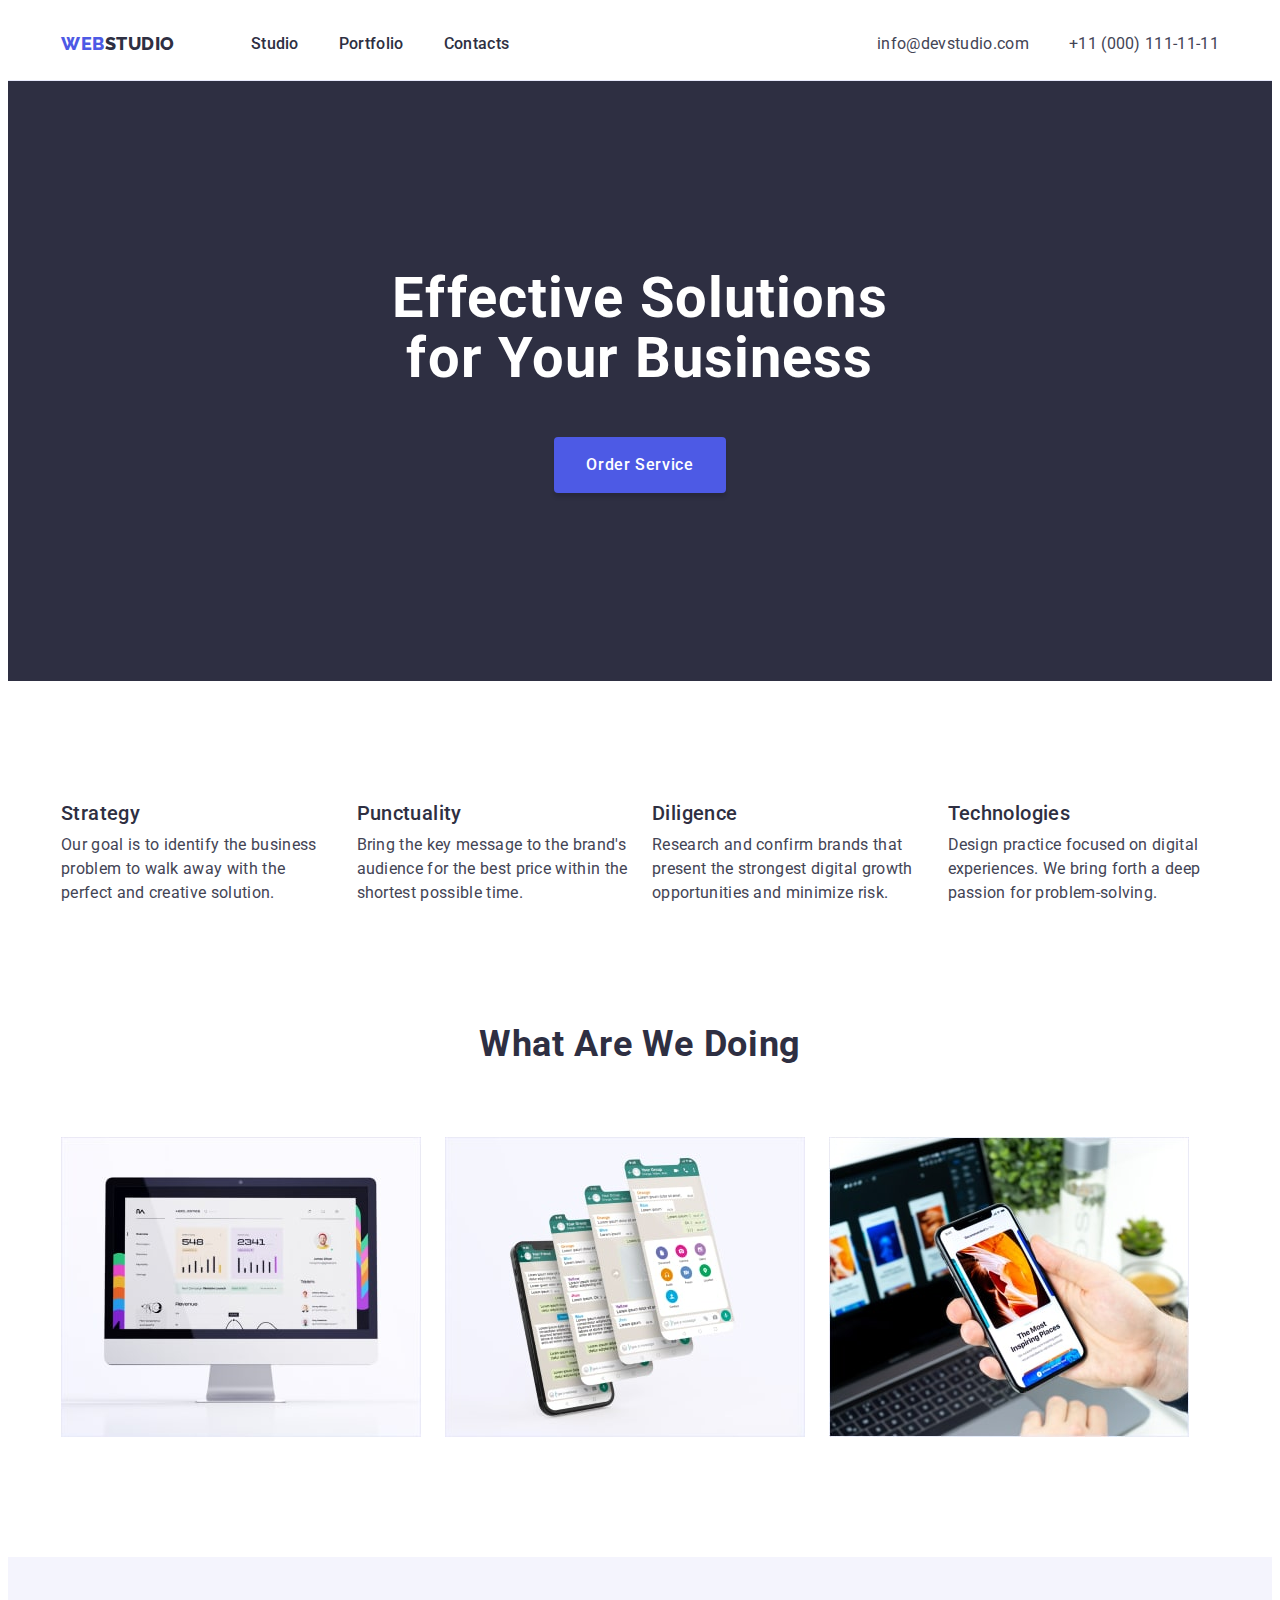
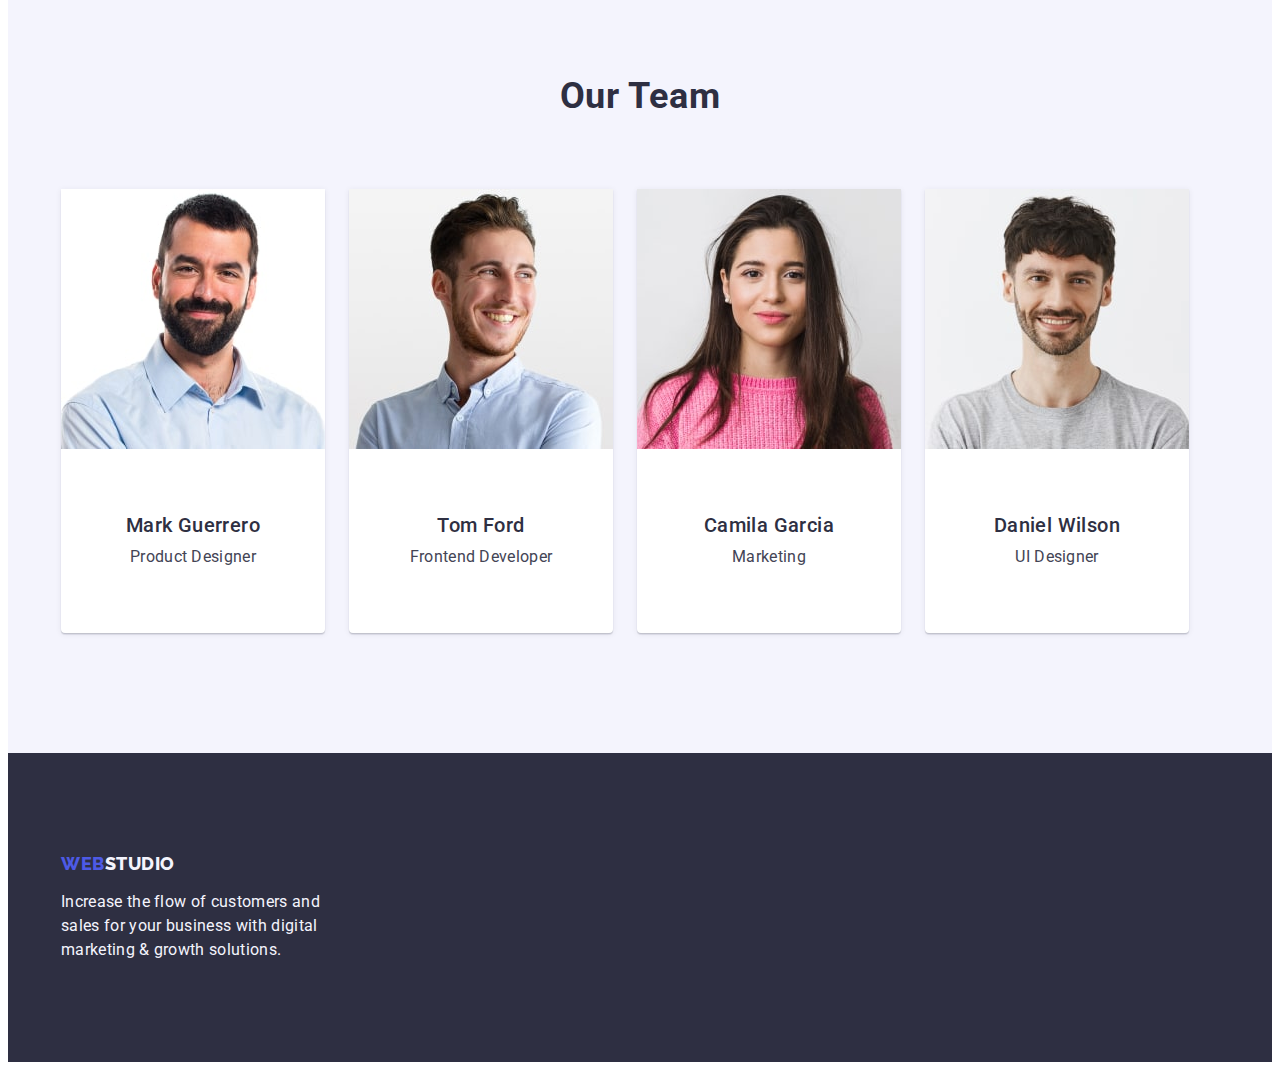
<file: index.html>
<!DOCTYPE html>
<html lang="en">
  <head>
    <meta charset="UTF-8" />
    <meta http-equiv="X-UA-Compatible" content="IE=edge" />
    <meta name="viewport" content="width=device-width, initial-scale=1.0" />
    <title>Document</title>
    <link
      rel="stylesheet"
      href="https://cdnjs.cloudflare.com/ajax/libs/modern-normalize/2.0.0/modern-normalize.min.css"
      integrity="sha512-4xo8blKMVCiXpTaLzQSLSw3KFOVPWhm/TRtuPVc4WG6kUgjH6J03IBuG7JZPkcWMxJ5huwaBpOpnwYElP/m6wg=="
      crossorigin="anonymous"
      referrerpolicy="no-referrer"
    />

    <link rel="preconnect" href="https://fonts.googleapis.com" />
    <link rel="preconnect" href="https://fonts.gstatic.com" crossorigin />
    <link
      href="https://fonts.googleapis.com/css2?family=Raleway:wght@800&family=Roboto:wght@400;500;700;900&display=swap"
      rel="stylesheet"
    />

    <link rel="stylesheet" href="./css/styles.css" />
  </head>

  <body>
    <header class="header-frame">
      <div class="container flex">
        <nav class="head-nav flex">
          <a href="./index.html" class="logo link"
            >Web<span class="logo-web">Studio</span></a
          >
          <ul class="head-list flex list">
            <li class="head-item">
              <a href="./index.html" class="header-link link">Studio</a>
            </li>
            <li class="head-item">
              <a href="./portfolio.html" class="header-link link">Portfolio</a>
            </li>
            <li class="head-item">
              <a href="" class="header-link link">Contacts</a>
            </li>
          </ul>
        </nav>
        <address class="contacts">
          <ul class="contact-list flex list">
            <li class="contact-item">
              <a href="mailto:info@devstudio.com" class="contact link"
                >info@devstudio.com</a
              >
            </li>
            <li class="contact-item">
              <a href="tel:+110001111111" class="contact link"
                >+11 (000) 111-11-11</a
              >
            </li>
          </ul>
        </address>
      </div>
    </header>

    <main>
      <section class="hero-frame">
        <div class="container">
          <h1 class="hero">Effective Solutions for Your Business</h1>
          <button type="button" class="hero-btn">Order Service</button>
        </div>
      </section>

      <section class="company-section flex">
        <div class="container">
          <h2 class="visually-hidden">The goal of the company</h2>
          <ul class="company-list list">
            <li class="company-item">
              <h3 class="company-title">Strategy</h3>
              <p class="company-text">
                Our goal is to identify the business problem to walk away with
                the perfect and creative solution.
              </p>
            </li>
            <li class="company-item">
              <h3 class="company-title">Punctuality</h3>
              <p class="company-text">
                Bring the key message to the brand's audience for the best price
                within the shortest possible time.
              </p>
            </li>
            <li class="company-item">
              <h3 class="company-title">Diligence</h3>
              <p class="company-text">
                Research and confirm brands that present the strongest digital
                growth opportunities and minimize risk.
              </p>
            </li>
            <li class="company-item">
              <h3 class="company-title">Technologies</h3>
              <p class="company-text">
                Design practice focused on digital experiences. We bring forth a
                deep passion for problem-solving.
              </p>
            </li>
          </ul>
        </div>
      </section>

      <section class="doing-section">
        <div class="container">
          <h2 class="doing-title">What are we doing</h2>
          <ul class="doing-list flex list">
            <li class="doing-item">
              <img
                src="./images/we-doing1.jpg"
                alt="monitor"
                width="360"
                height="300"
              />
            </li>
            <li class="doing-item">
              <img
                src="./images/we-doing2.jpg"
                alt="messenger on the phone"
                width="360"
                height="300"
              />
            </li>
            <li class="doing-item">
              <img
                src="./images/we-doing3.jpg"
                alt="mobile phone in hands"
                width="360"
                height="300"
              />
            </li>
          </ul>
        </div>
      </section>

      <section class="team-section">
        <div class="container">
          <h2 class="team-title">Our Team</h2>
          <ul class="team-list flex list">
            <li class="team-item">
              <img
                src="./images/our-team1.jpg"
                alt="Product Designer"
                width="264"
                height="260"
              />
              <div class="team-frame">
                <h3 class="team-name">Mark Guerrero</h3>
                <p class="team-text">Product Designer</p>
              </div>
            </li>
            <li class="team-item">
              <img
                src="./images/our-team2.jpg"
                alt="Frontend Developer"
                width="264"
                height="260"
              />
              <div class="team-frame">
                <h3 class="team-name">Tom Ford</h3>
                <p class="team-text">Frontend Developer</p>
              </div>
            </li>
            <li class="team-item">
              <img
                src="./images/our-team3.jpg"
                alt="Marketing"
                width="264"
                height="260"
              />
              <div class="team-frame">
                <h3 class="team-name">Camila Garcia</h3>
                <p class="team-text">Marketing</p>
              </div>
            </li>
            <li class="team-item">
              <img
                src="./images/our-team4.jpg"
                alt="UI Designer"
                width="264"
                height="260"
              />
              <div class="team-frame">
                <h3 class="team-name">Daniel Wilson</h3>
                <p class="team-text">UI Designer</p>
              </div>
            </li>
          </ul>
        </div>
      </section>
    </main>

    <footer class="footer-bg">
      <div class="container">
        <a href="./index.html" class="footer-logo link"
          >Web<span class="basement-logo">Studio</span></a
        >
        <p class="basement-text">
          Increase the flow of customers and sales for your business with
          digital marketing & growth solutions.
        </p>
      </div>
    </footer>
  </body>
</html>
</file>
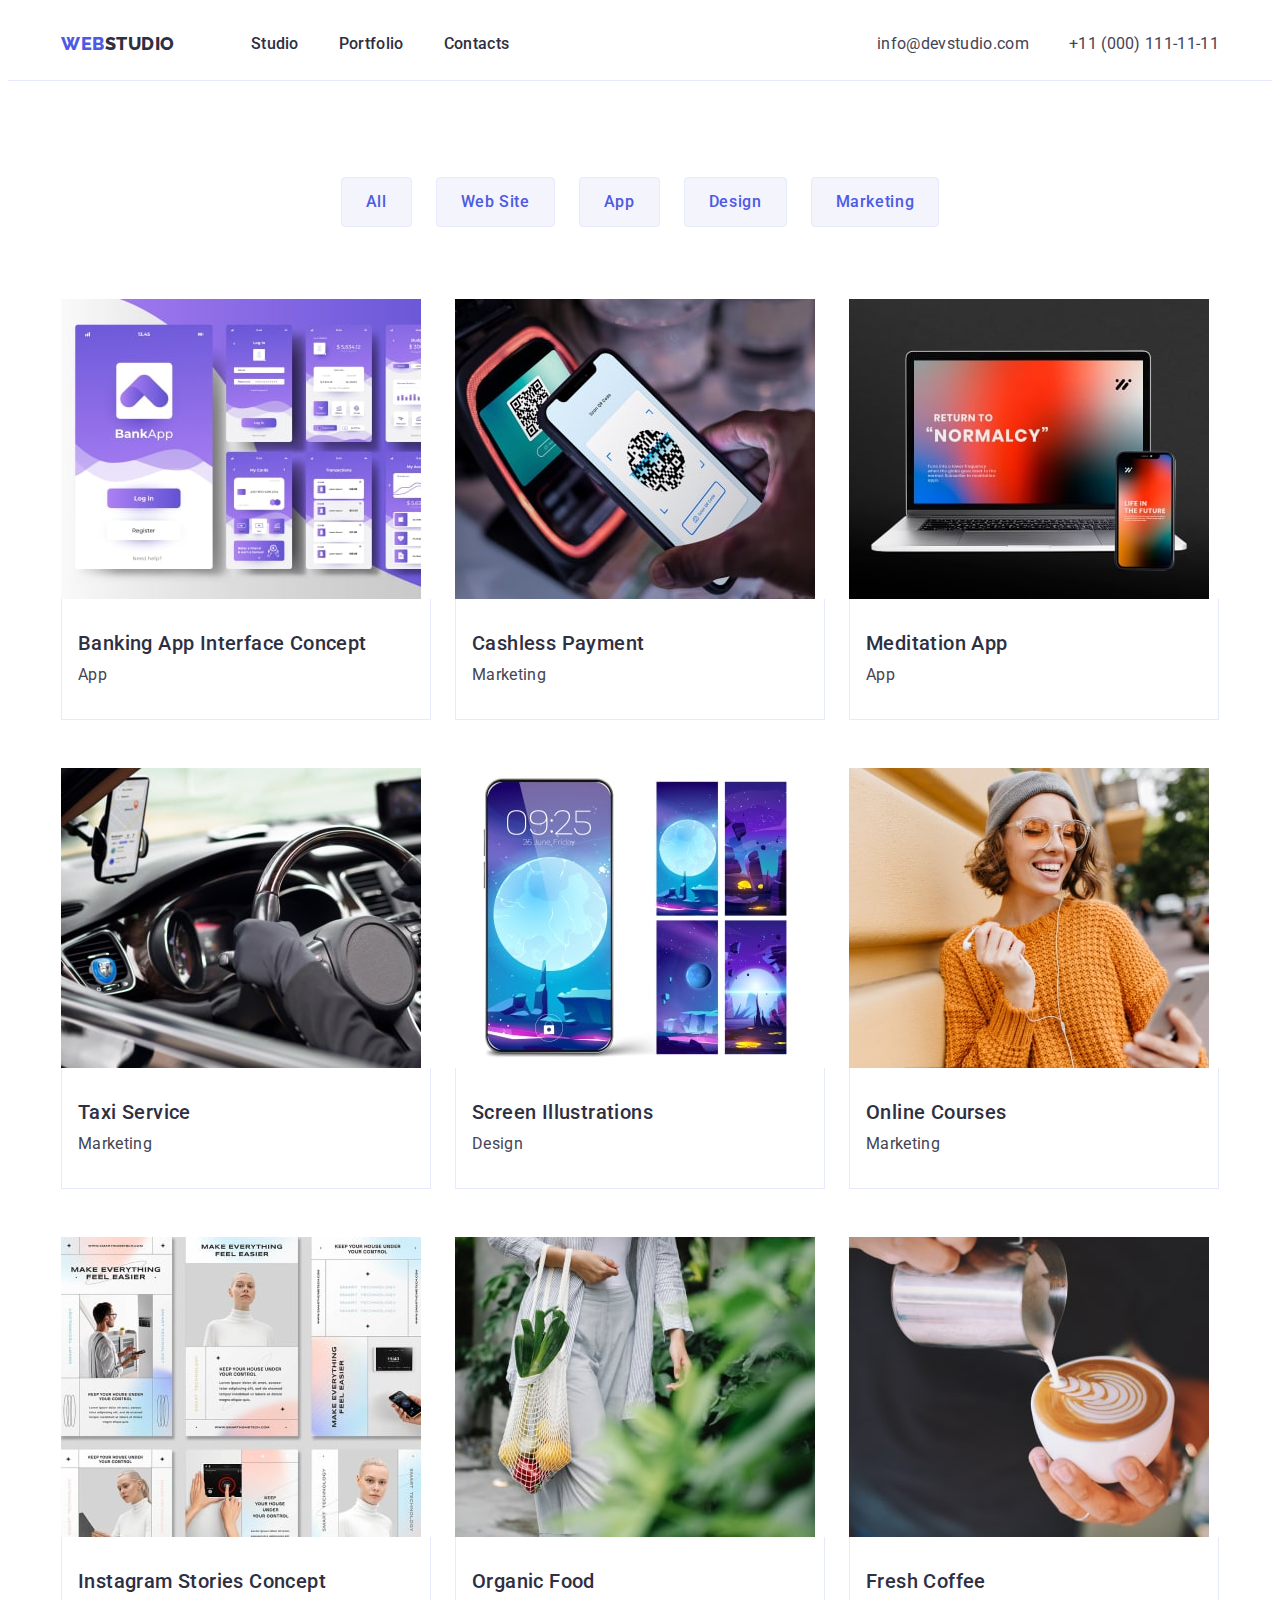
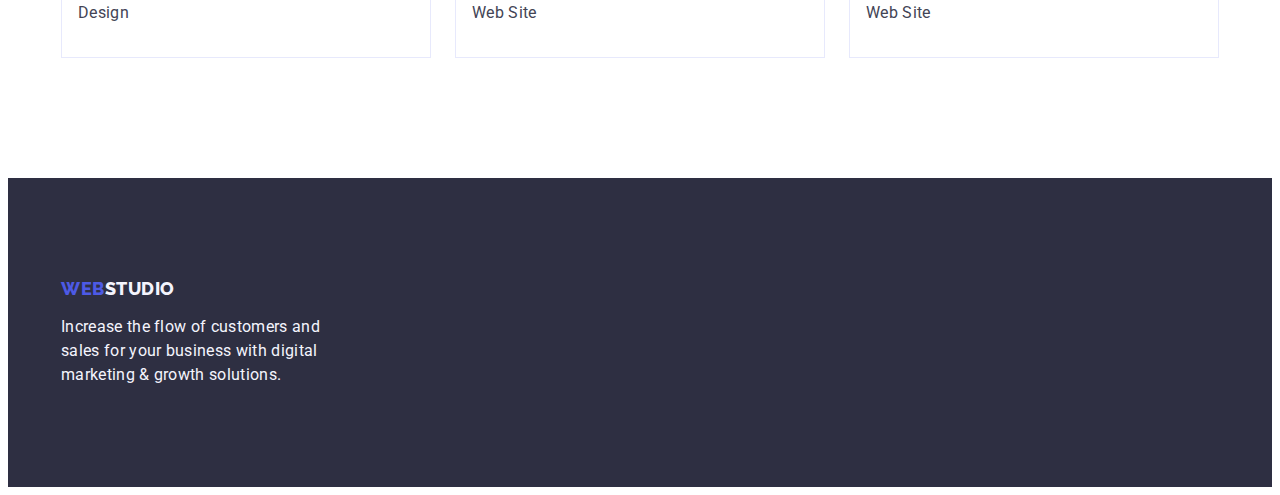
<file: portfolio.html>
<!DOCTYPE html>
<html lang="en">
  <head>
    <meta charset="UTF-8" />
    <meta http-equiv="X-UA-Compatible" content="IE=edge" />
    <meta name="viewport" content="width=device-width, initial-scale=1.0" />
    <title>Document</title>
    <link
      rel="stylesheet"
      href="https://cdnjs.cloudflare.com/ajax/libs/modern-normalize/2.0.0/modern-normalize.min.css"
      integrity="sha512-4xo8blKMVCiXpTaLzQSLSw3KFOVPWhm/TRtuPVc4WG6kUgjH6J03IBuG7JZPkcWMxJ5huwaBpOpnwYElP/m6wg=="
      crossorigin="anonymous"
      referrerpolicy="no-referrer"
    />

    <link rel="preconnect" href="https://fonts.googleapis.com" />
    <link rel="preconnect" href="https://fonts.gstatic.com" crossorigin />
    <link
      href="https://fonts.googleapis.com/css2?family=Raleway:wght@800&family=Roboto:wght@400;500;700;900&display=swap"
      rel="stylesheet"
    />

    <link rel="stylesheet" href="./css/styles.css" />
  </head>

  <body>
    <header class="header-frame">
      <div class="container flex">
        <nav class="head-nav flex">
          <a href="./index.html" class="logo link"
            >Web<span class="logo-web">Studio</span></a
          >
          <ul class="head-list flex list">
            <li class="head-item">
              <a href="./index.html" class="header-link link">Studio</a>
            </li>
            <li class="head-item">
              <a href="./portfolio.html" class="header-link link">Portfolio</a>
            </li>
            <li class="head-item">
              <a href="" class="header-link link">Contacts</a>
            </li>
          </ul>
        </nav>
        <address class="contacts">
          <ul class="contact-list flex list">
            <li class="contact-item">
              <a href="mailto:info@devstudio.com" class="contact link"
                >info@devstudio.com</a
              >
            </li>
            <li class="contact-item">
              <a href="tel:+110001111111" class="contact link"
                >+11 (000) 111-11-11</a
              >
            </li>
          </ul>
        </address>
      </div>
    </header>

    <main>
      <section class="portfolio-section">
        <div class="container">
          <h1 class="filters-title visually-hidden">Portfolio</h1>
          <ul class="filters-list flex list">
            <li><button type="button" class="filters-btn">All</button></li>
            <li><button type="button" class="filters-btn">Web Site</button></li>
            <li><button type="button" class="filters-btn">App</button></li>
            <li><button type="button" class="filters-btn">Design</button></li>
            <li>
              <button type="button" class="filters-btn">Marketing</button>
            </li>
          </ul>
          <ul class="portfolio-list flex list">
            <li class="portfolio-item">
              <a class="link" href="">
                <img
                  src="./images/banking-app.jpg"
                  alt="banking app interface"
                  width="360"
                  height="300"
                />
                <div class="portfolio-frame">
                  <h2 class="portfolio-title">Banking App Interface Concept</h2>
                  <p class="portfolio-text">App</p>
                </div>
              </a>
            </li>
            <li class="portfolio-item">
              <a class="link" href="">
                <img
                  src="./images/cashless-payment.jpg"
                  alt="mobile in hand"
                  width="360"
                  height="300"
                />
                <div class="portfolio-frame">
                  <h2 class="portfolio-title">Cashless Payment</h2>
                  <p class="portfolio-text">Marketing</p>
                </div>
              </a>
            </li>
            <li class="portfolio-item">
              <a class="link" href="">
                <img
                  src="./images/meditation-app.jpg"
                  alt="laptop"
                  width="360"
                  height="300"
                />
                <div class="portfolio-frame">
                  <h2 class="portfolio-title">Meditation App</h2>
                  <p class="portfolio-text">App</p>
                </div>
              </a>
            </li>
            <li class="portfolio-item">
              <a class="link" href="">
                <img
                  src="./images/taxi-service.jpg"
                  alt="car steering wheel"
                  width="360"
                  height="300"
                />
                <div class="portfolio-frame">
                  <h2 class="portfolio-title">Taxi Service</h2>
                  <p class="portfolio-text">Marketing</p>
                </div>
              </a>
            </li>
            <li class="portfolio-item">
              <a class="link" href="">
                <img
                  src="./images/screen-illustrations.jpg"
                  alt="mobile"
                  width="360"
                  height="300"
                />
                <div class="portfolio-frame">
                  <h2 class="portfolio-title">Screen Illustrations</h2>
                  <p class="portfolio-text">Design</p>
                </div>
              </a>
            </li>
            <li class="portfolio-item">
              <a class="link" href="">
                <img
                  src="./images/online-courses.jpg"
                  alt="girl in headphones"
                  width="360"
                  height="300"
                />
                <div class="portfolio-frame">
                  <h2 class="portfolio-title">Online Courses</h2>
                  <p class="portfolio-text">Marketing</p>
                </div>
              </a>
            </li>
            <li class="portfolio-item">
              <a class="link" href="">
                <img
                  src="./images/instagram-stories.jpg"
                  alt="pictures"
                  width="360"
                  height="300"
                />
                <div class="portfolio-frame">
                  <h2 class="portfolio-title">Instagram Stories Concept</h2>
                  <p class="portfolio-text">Design</p>
                </div>
              </a>
            </li>
            <li class="portfolio-item">
              <a class="link" href="">
                <img
                  src="./images/organic-food.jpg"
                  alt="girl with vegetables"
                  width="360"
                  height="300"
                />
                <div class="portfolio-frame">
                  <h2 class="portfolio-title">Organic Food</h2>
                  <p class="portfolio-text">Web Site</p>
                </div>
              </a>
            </li>
            <li class="portfolio-item">
              <a class="link" href="">
                <img
                  src="./images/fresh-coffee.jpg"
                  alt="cup of coffee"
                  width="360"
                  height="300"
                />
                <div class="portfolio-frame">
                  <h2 class="portfolio-title">Fresh Coffee</h2>
                  <p class="portfolio-text">Web Site</p>
                </div>
              </a>
            </li>
          </ul>
        </div>
      </section>
    </main>

    <footer class="footer-bg">
      <div class="container">
        <a href="./index.html" class="footer-logo link"
          >Web<span class="basement-logo">Studio</span></a
        >
        <p class="basement-text">
          Increase the flow of customers and sales for your business with
          digital marketing & growth solutions.
        </p>
      </div>
    </footer>
  </body>
</html>
</file>
<file: css/styles.css>
body {
  font-family: "Roboto", sans-serif;
  color: #434455;
  background-color: #fff;
}

h1,
h2,
h3,
h4,
h5,
h6,
p {
  margin: 0;
}

ul,
ol {
  margin: 0;
  padding: 0;
}

img {
  display: block;
  max-width: 100%;
  height: auto;
}

:root {
  --color-text-h: #2e2f42;
  --color-text-hero: #ffffff;
  --color-text: #434455;
  --color-text-button: #4d5ae5;
  --color-focus-btn: #404bbf;
  --color-btn: #f4f4fd;
  --border-header: #e7e9fc;
}

.link {
  text-decoration: none;
}

.list {
  list-style: none;
}

.flex {
  display: flex;
  align-items: center;
}

.container {
  max-width: 1158px;
  margin: 0 auto;
  padding-left: 15px;
  padding-right: 15px;
}

.visually-hidden {
  position: absolute;
  width: 1px;
  height: 1px;
  margin: -1px;
  border: 0;
  padding: 0;
  white-space: nowrap;
  clip-path: inset(100%);
  clip: rect(0 0 0 0);
  overflow: hidden;
}

/**--------------------HEADER---------------------**/

.header-frame {
  border-bottom: 1px solid var(--border-header);
}

.head-item:not(:last-child),
.contact-item:not(:last-child) {
  margin-right: 40px;
}

.head-list,
.contact-list {
  padding-top: 24px;
  padding-bottom: 24px;
}

.contacts {
  margin-left: auto;
  font-style: normal;
}

.logo {
  padding-top: 24px;
  padding-bottom: 24px;
  margin-right: 76px;
  align-items: center;

  font-family: "Raleway", sans-serif;
  font-style: normal;
  font-weight: 800;
  font-size: 18px;
  line-height: 1.17;
  letter-spacing: 0.03em;
  text-transform: uppercase;
  color: var(--color-text-button);
}

.logo-web {
  color: var(--color-text-h);
}

.header-link {
  padding-top: 24px;
  padding-bottom: 24px;

  font-family: "Roboto", sans-serif;
  font-style: normal;
  font-weight: 500;
  font-size: 16px;
  line-height: 1.5;
  letter-spacing: 0.02em;
  color: var(--color-text-h);
}

.contact {
  font-family: "Roboto", sans-serif;
  font-weight: 400;
  font-size: 16px;
  line-height: 1.5;
  letter-spacing: 0.02em;
  color: var(--color-text);
}

.header-link:hover,
.header-link:focus {
  color: var(--color-focus-btn);
}

.contact:hover,
.contact:focus {
  color: var(--color-focus-btn);
}

/***----------------------FOOTER------------------------**/

.footer-bg {
  background-color: var(--color-text-h);
  padding-top: 100px;
  padding-bottom: 100px;
}

.footer-logo {
  display: inline-block;
  max-width: 264px;
  margin-bottom: 16px;
  align-items: center;

  font-family: "Raleway", sans-serif;
  font-style: normal;
  font-weight: 800;
  font-size: 18px;
  line-height: 1.17;
  letter-spacing: 0.03em;
  text-transform: uppercase;
  color: var(--color-text-button);
}

.basement-logo {
  color: var(--color-btn);
}

.basement-text {
  max-width: 264px;
  font-size: 16px;
  line-height: 1.5;
  letter-spacing: 0.02em;
  color: var(--color-btn);
}

/***----------------------HERO------------------------**/

.hero-frame {
  background-color: var(--color-text-h);
  padding-top: 188px;
  padding-bottom: 188px;
}

.hero {
  margin-bottom: 48px;
  margin-left: auto;
  margin-right: auto;
  max-width: 496px;

  font-size: 56px;
  line-height: 1.07;
  text-align: center;
  letter-spacing: 0.02em;
  color: var(--color-text-hero);
}

.hero-btn {
  display: block;
  min-width: 169px;
  height: 56px;
  padding: 16px 32px;
  box-shadow: 0px 4px 4px rgba(0, 0, 0, 0.15);
  border: none;
  border-radius: 4px;
  margin-left: auto;
  margin-right: auto;

  font-family: "Roboto", sans-serif;
  font-style: normal;
  font-weight: 500;
  font-size: 16px;
  line-height: 1.5;
  align-items: center;
  letter-spacing: 0.04em;
  color: var(--color-text-hero);
  background-color: var(--color-text-button);
  cursor: pointer;
}

.hero-btn:is(:hover, :focus) {
  background-color: var(--color-focus-btn);
}

/***---------------goal of the company---------------------**/

.company-section {
  padding-top: 120px;
  padding-bottom: 120px;
}

.company-list {
  display: flex;
  gap: 24px;
}

.company-item {
  flex-basis: calc((100% - 72px) / 4);
}

.company-title {
  margin-bottom: 8px;

  font-weight: 500;
  font-size: 20px;
  line-height: 1.2;
  letter-spacing: 0.02em;
  color: var(--color-text-h);
}

.company-text {
  font-size: 16px;
  line-height: 1.5;
  letter-spacing: 0.02em;
}

/* ------------What are we doing---------- */

.doing-section {
  padding-bottom: 120px;
}

.doing-title {
  margin-bottom: 72px;
  text-align: center;

  font-size: 36px;
  line-height: 1.11;
  letter-spacing: 0.02em;
  text-transform: capitalize;
  color: var(--color-text-h);
}

.doing-item:not(:last-child) {
  margin-right: 24px;
}

/**--------------------------Our Team---------------------**/

.team-section {
  padding-top: 120px;
  padding-bottom: 120px;
  background-color: var(--color-btn);
}

.team-title {
  margin-bottom: 72px;

  font-size: 36px;
  line-height: 1.11;
  text-align: center;
  letter-spacing: 0.02em;
  text-transform: capitalize;
  color: var(--color-text-h);
}

.team-list {
}

.team-frame {
  padding: 32px 16px;
}

.team-item {
  padding-bottom: 32px;
  border-radius: 0px 0px 4px 4px;
  background-color: var(--color-text-hero);

  box-shadow: 0px 1px 6px rgba(46, 47, 66, 0.08),
    0px 1px 1px rgba(46, 47, 66, 0.16), 0px 2px 1px rgba(46, 47, 66, 0.08);
}

.team-item:not(:last-child) {
  margin-right: 24px;
}

.team-name {
  margin-top: 32px;
  margin-bottom: 8px;

  font-weight: 500;
  font-size: 20px;
  line-height: 1.2;
  text-align: center;
  letter-spacing: 0.02em;
  color: var(--color-text-h);
}

.team-text {
  font-size: 16px;
  line-height: 1.5;
  text-align: center;
  letter-spacing: 0.02em;
}

/***-------------------PORTFOLIO---------------------**/

.portfolio-section {
  padding-top: 96px;
  padding-bottom: 120px;
}

.filters-list {
  margin-bottom: 72px;
  justify-content: center;
  gap: 24px;
}

.filters-btn {
  display: block;
  padding: 12px 24px;
  border: 1px solid var(--border-header);
  border-radius: 4px;
  align-items: center;
  cursor: pointer;

  font-family: "Roboto", sans-serif;
  font-style: normal;
  font-weight: 500;
  font-size: 16px;
  line-height: 1.5;
  text-align: center;
  letter-spacing: 0.04em;
  color: var(--color-text-button);
  background-color: var(--color-btn);
}

.filters-btn:hover,
.filters-btn:focus {
  border-radius: 4px;
  border: 1px solid transparent;

  background-color: var(--color-focus-btn);
  color: var(--color-text-hero);

  box-shadow: 0px 3px 1px rgba(0, 0, 0, 0.1), 0px 2px 1px rgba(0, 0, 0, 0.08),
    0px 2px 2px rgba(0, 0, 0, 0.12);
}

.portfolio-list {
  flex-wrap: wrap;
}

.portfolio-item {
  width: calc((100% - 48px) / 3);
}

.portfolio-item:not(:nth-child(3n)) {
  margin-right: 24px;
}

.portfolio-item:not(:nth-last-child(-n + 3)) {
  margin-bottom: 48px;
}

.portfolio-frame {
  padding: 32px 16px;
  border: 1px solid var(--border-header);
  border-top: none;
}

.portfolio-title {
  margin-bottom: 8px;

  font-weight: 500;
  font-size: 20px;
  line-height: 1.2;
  letter-spacing: 0.02em;
  color: var(--color-text-h);
}

.portfolio-text {
  font-size: 16px;
  line-height: 1.5;
  letter-spacing: 0.02em;
  color: var(--color-text);
}
</file>
